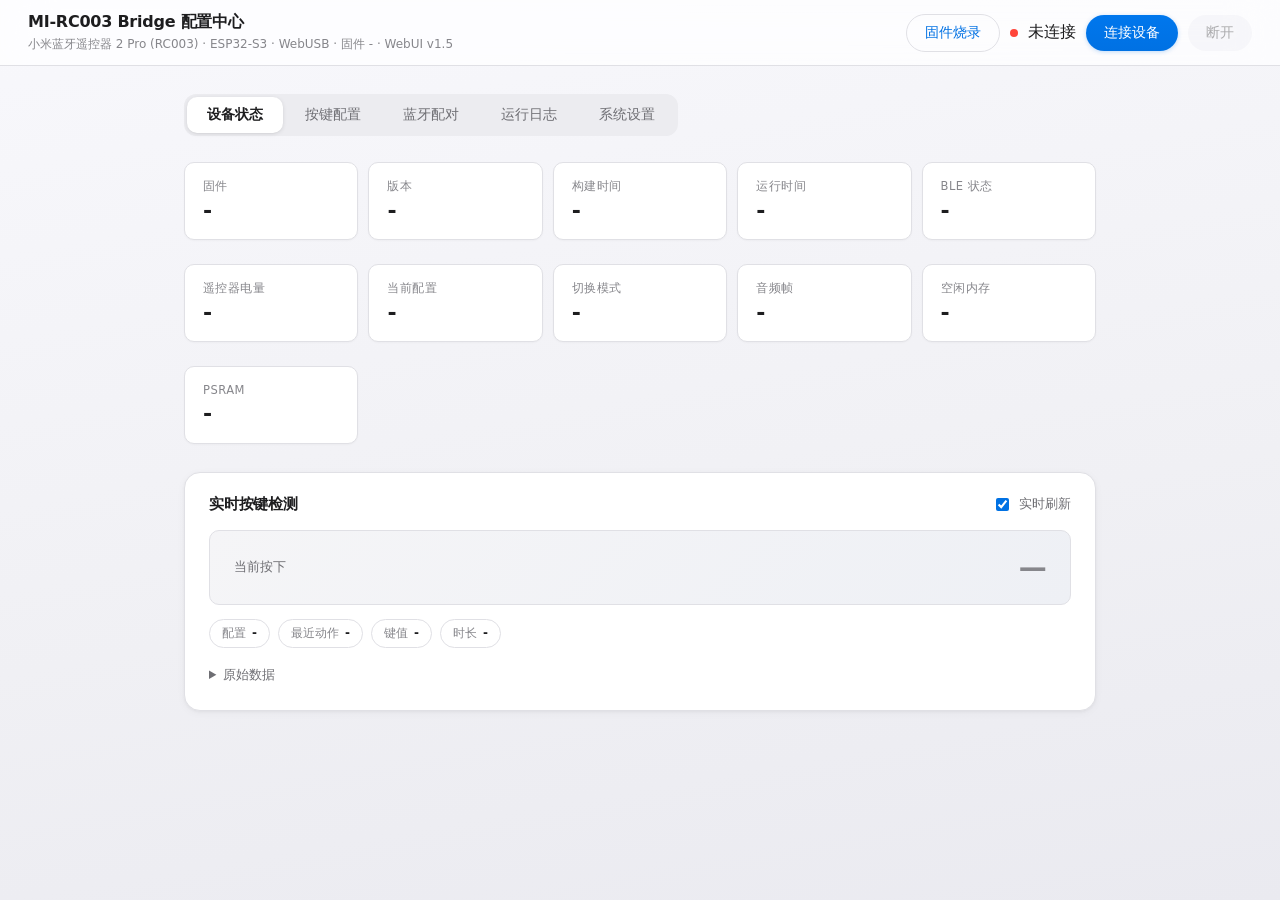
<file: webusb-config/index.html>
<!DOCTYPE html>
<html lang="zh-CN">
<head>
  <meta charset="UTF-8" />
  <meta name="viewport" content="width=device-width, initial-scale=1.0" />
  <meta name="theme-color" content="#fbfbfd" />
  <title>MI-RC003 Bridge - WebUSB 配置中心</title>
  <link rel="stylesheet" href="assets/style.css?v=40" />
</head>
<body>
  <header class="topbar">
    <div class="brand">
      <div>
        <h1>MI-RC003 Bridge 配置中心</h1>
        <p class="subtitle">小米蓝牙遥控器 2 Pro (RC003) · ESP32-S3 · WebUSB · <span id="hdr-version">固件 -</span> · <span id="webui-version">WebUI -</span></p>
      </div>
    </div>
    <div class="conn">
      <a class="btn link" href="flash/">固件烧录</a>
      <span id="conn-dot" class="dot"></span>
      <span id="conn-text">未连接</span>
      <button id="btn-connect" class="btn primary">连接设备</button>
      <button id="btn-disconnect" class="btn" disabled>断开</button>
    </div>
  </header>

  <main>
    <section id="unsupported" class="card warn hidden">
      当前浏览器不支持 WebUSB。请使用桌面版 Chrome / Edge（Android 版 Chrome 不支持 WebUSB）。
    </section>

    <nav class="tabs">
      <button class="tab active" data-tab="status">设备状态</button>
      <button class="tab" data-tab="keymap">按键配置</button>
      <button class="tab" data-tab="ble">蓝牙配对</button>
      <button class="tab" data-tab="logs">运行日志</button>
      <button class="tab" data-tab="system">系统设置</button>
    </nav>

    <!-- ================= 状态 ================= -->
    <section class="panel active" id="panel-status">
      <div class="grid stats">
        <div class="card stat"><span class="label">固件</span><span id="st-firmware" class="value">-</span></div>
        <div class="card stat"><span class="label">版本</span><span id="st-version" class="value">-</span></div>
        <div class="card stat"><span class="label">构建时间</span><span id="st-build" class="value">-</span></div>
        <div class="card stat"><span class="label">运行时间</span><span id="st-uptime" class="value">-</span></div>
        <div class="card stat"><span class="label">BLE 状态</span><span id="st-ble" class="value">-</span></div>
        <div class="card stat"><span class="label">遥控器电量</span><span id="st-battery" class="value">-</span></div>
        <div class="card stat"><span class="label">当前配置</span><span id="st-layer" class="value">-</span></div>
        <div class="card stat"><span class="label">切换模式</span><span id="st-switch" class="value">-</span></div>
        <div class="card stat"><span class="label">音频帧</span><span id="st-frames" class="value">-</span></div>
        <div class="card stat"><span class="label">空闲内存</span><span id="st-heap" class="value">-</span></div>
        <div class="card stat"><span class="label">PSRAM</span><span id="st-psram" class="value">-</span></div>
      </div>
      <div class="card">
        <div class="card-head">
          <h3>实时按键检测</h3>
          <label class="check"><input type="checkbox" id="telemetry-live" checked /> 实时刷新</label>
        </div>
        <div class="live-key">
          <span class="live-label">当前按下</span>
          <span id="live-key-name" class="live-value">—</span>
        </div>
        <div class="live-meta">
          <span class="chip">配置 <b id="live-layer">-</b></span>
          <span class="chip">最近动作 <b id="live-action">-</b></span>
          <span class="chip">键值 <b id="live-codes">-</b></span>
          <span class="chip">时长 <b id="live-duration">-</b></span>
        </div>
        <details class="live-raw">
          <summary>原始数据</summary>
          <pre id="telemetry" class="code">-</pre>
        </details>
      </div>
    </section>

    <!-- ================= 按键配置 ================= -->
    <section class="panel" id="panel-keymap">
      <div class="card">
        <div class="card-head">
          <h3>配置方案</h3>
          <div class="row">
            <button id="btn-keymap-activate" class="btn small">设为当前配置</button>
            <button id="btn-switch-open" class="btn small">配置切换模式…</button>
            <button id="btn-keymap-refresh" class="btn small">读取</button>
            <button id="btn-keymap-save" class="btn small primary">保存到设备</button>
            <button id="btn-keymap-reset" class="btn small danger">恢复出厂</button>
          </div>
        </div>
        <div id="layer-tabs" class="layer-tabs"></div>
        <p class="hint">各配置方案的按键映射相互独立：只有在当前配置里设置过的按键才会生效。若想让某个手势沿用默认配置，把该动作设为「穿透继承」。<br />将鼠标悬停在按键上可查看当前映射；配置标签前的圆点显示该配置的指示灯颜色，发光圆点表示设备当前生效的配置，点击标签会同时切换设备。</p>
      </div>
      <div id="keymap-grid" class="keymap-grid"></div>
      <p class="remote-info" id="remote-info">将鼠标移到按键上查看映射</p>
    </section>

    <!-- ================= 蓝牙 ================= -->
    <section class="panel" id="panel-ble">
      <div class="card">
        <div class="card-head">
          <h3>已绑定遥控器</h3>
          <div class="row">
            <button id="btn-ble-info" class="btn small">刷新</button>
            <button id="btn-ble-unpair" class="btn small danger">解除绑定</button>
            <button id="btn-ble-reconnect" class="btn small">重新连接</button>
          </div>
        </div>
        <pre id="ble-info" class="code">-</pre>
      </div>
      <div class="card">
        <div class="card-head">
          <h3>扫描附近设备</h3>
          <button id="btn-ble-scan" class="btn small primary">扫描</button>
        </div>
        <p class="hint">拿起遥控器，同时按住「主页键 + 菜单键」3 秒，待指示灯快闪进入配对广播后点击扫描。</p>
        <div class="table-wrap">
          <table id="ble-table">
            <thead><tr><th>名称</th><th>MAC</th><th>RSSI</th><th></th></tr></thead>
            <tbody></tbody>
          </table>
        </div>
      </div>
    </section>

    <!-- ================= 日志 ================= -->
    <section class="panel" id="panel-logs">
      <div class="card">
        <div class="card-head">
          <h3>设备日志</h3>
          <div class="row">
            <label class="check"><input type="checkbox" id="log-auto" checked /> 自动刷新</label>
            <button id="btn-logs-refresh" class="btn small">刷新</button>
            <button id="btn-logs-clear" class="btn small danger">清空</button>
          </div>
        </div>
        <pre id="log-view" class="code log-view"></pre>
      </div>
    </section>

    <!-- ================= 系统 ================= -->
    <section class="panel" id="panel-system">
      <div class="card">
        <h3>设备信息</h3>
        <pre id="device-info" class="code">-</pre>
      </div>
      <div class="card">
        <h3>操作</h3>
        <div class="row">
          <button id="btn-restart" class="btn">重启设备</button>
          <button id="btn-nvs-reset" class="btn danger">恢复出厂设置 (清空 NVS)</button>
        </div>
        <p class="hint">恢复出厂设置会清除按键映射与蓝牙绑定信息，设备将自动重启。</p>
      </div>
      <div class="card">
        <h3>原始配置 (JSON)</h3>
        <p class="hint">可在此直接导入 / 导出完整多配置方案。</p>
        <textarea id="raw-json" class="raw" spellcheck="false"></textarea>
        <div class="row">
          <button id="btn-json-load" class="btn small">从设备读取</button>
          <button id="btn-json-apply" class="btn small primary">写入设备</button>
        </div>
      </div>
    </section>
  </main>

  <!-- 按键编辑弹窗 -->
  <div id="modal" class="modal hidden">
    <div class="modal-box">
      <div class="card-head">
        <h3 id="modal-title">按键配置</h3>
        <button id="modal-close" class="btn small">关闭</button>
      </div>
      <div id="modal-body"></div>
      <div class="row end">
        <button id="modal-clear" class="btn small danger">清除此键</button>
        <button id="modal-cancel" class="btn small">取消</button>
        <button id="modal-apply" class="btn small primary">应用</button>
      </div>
    </div>
  </div>

  <div id="toast" class="toast hidden"></div>

  <!-- 配置切换模式弹窗 -->
  <div id="switch-modal" class="modal hidden">
    <div class="modal-box">
      <div class="card-head">
        <h3>配置切换模式</h3>
        <button id="switch-modal-close" class="btn small">关闭</button>
      </div>
      <p class="hint">
        长按「电视键」进入配置切换模式（短按仍为 F8）；也可在按键配置中把任意按键的动作设为「进入配置切换模式」。<br />
        进入后指示灯以当前配置颜色呼吸闪烁：按「确定键」切换回默认配置，按方向键切换到对应配置并自动退出；再次按「当前配置中绑定为进入切换模式」的按键退出（仅当前配置的绑定有效），「返回键」始终可退出，电视键仅在「连按 5 次进入」或「当前配置绑定为切换键」时可退出，约 5 秒无操作自动退出。<br />
        若当前配置未设置切换按键，可快速连按「电视键」5 次进入切换模式；进入后 2 秒内忽略电视键，避免连按尾键立即退出。<br />
        「确定键」固定为默认配置，不可修改；下方仅可修改四个方向键对应的配置。
      </p>
      <div id="switch-map" class="switch-map"></div>
      <div class="row end">
        <button id="switch-modal-cancel" class="btn small">取消</button>
        <button id="switch-modal-apply" class="btn small primary">应用</button>
      </div>
    </div>
  </div>

  <script src="assets/mi-rc003.js?v=9"></script>
  <script src="assets/app.js?v=55"></script>
</body>
</html>
</file>
<file: webusb-config/assets/style.css>
:root {
  color-scheme: light;
  /* Apple / Xiaomi inspired light palette – refined */
  --bg: #f0f0f4;
  --bg-grad: #f8f8fc;
  --surface: #ffffff;
  --surface-2: #f5f5f7;
  --surface-3: #ececf0;
  --border: #e0e0e5;
  --border-strong: #cdced4;
  --text: #1d1d1f;
  --text-2: #6e6e73;
  --text-3: #86868b;
  --accent: #0071e3;
  --accent-hover: #0077ed;
  --accent-deep: #0055b3;
  --accent-soft: rgba(0, 113, 227, 0.08);
  --accent-glow: rgba(0, 113, 227, 0.18);
  --green: #30d158;
  --green-deep: #28a745;
  --red: #ff453a;
  --red-soft: rgba(255, 69, 58, 0.08);
  --orange: #ff9f0a;
  --yellow: #ffd60a;
  --shadow-xs: 0 1px 2px rgba(0, 0, 0, 0.03);
  --shadow-sm: 0 1px 3px rgba(0, 0, 0, 0.04), 0 2px 8px rgba(0, 0, 0, 0.04);
  --shadow-md: 0 4px 12px rgba(0, 0, 0, 0.06), 0 1px 3px rgba(0, 0, 0, 0.04);
  --shadow-lg: 0 8px 30px rgba(0, 0, 0, 0.08), 0 2px 8px rgba(0, 0, 0, 0.04);
  --shadow-xl: 0 20px 60px rgba(0, 0, 0, 0.1), 0 4px 16px rgba(0, 0, 0, 0.06);
  --radius: 16px;
  --radius-sm: 10px;
  --radius-xs: 8px;
}

* { box-sizing: border-box; }

html { scroll-behavior: smooth; }

body {
  margin: 0;
  font-family: -apple-system, BlinkMacSystemFont, "SF Pro Text", "SF Pro Display",
    "PingFang SC", "Helvetica Neue", "Microsoft YaHei", system-ui, sans-serif;
  background: linear-gradient(170deg, var(--bg-grad) 0%, var(--bg) 60%, #eaeaf0 100%);
  color: var(--text);
  min-height: 100vh;
  -webkit-font-smoothing: antialiased;
  text-rendering: optimizeLegibility;
}

h1, h2, h3 { margin: 0; font-weight: 600; letter-spacing: -0.015em; }

/* ----------------------------- top bar ----------------------------- */
.topbar {
  display: flex;
  align-items: center;
  justify-content: space-between;
  gap: 16px;
  padding: 12px 28px;
  background: rgba(255, 255, 255, 0.72);
  border-bottom: 1px solid var(--border);
  position: sticky;
  top: 0;
  backdrop-filter: saturate(180%) blur(24px);
  -webkit-backdrop-filter: saturate(180%) blur(24px);
  z-index: 20;
  flex-wrap: wrap;
}

.brand { display: flex; align-items: center; gap: 14px; }
h1 { font-size: 16px; font-weight: 600; }
.subtitle { margin: 3px 0 0; color: var(--text-3); font-size: 12px; }

.conn { display: flex; align-items: center; gap: 10px; }
.dot {
  width: 8px; height: 8px; border-radius: 50%;
  background: var(--red);
  transition: background 0.3s ease, box-shadow 0.3s ease;
  box-shadow: 0 0 0 0 transparent;
}
.dot.on {
  background: var(--green);
  box-shadow: 0 0 0 3px rgba(48, 209, 88, 0.25), 0 0 8px rgba(48, 209, 88, 0.15);
  animation: dot-pulse 2s ease-in-out infinite;
}
@keyframes dot-pulse {
  0%, 100% { box-shadow: 0 0 0 3px rgba(48, 209, 88, 0.25), 0 0 8px rgba(48, 209, 88, 0.15); }
  50% { box-shadow: 0 0 0 5px rgba(48, 209, 88, 0.12), 0 0 12px rgba(48, 209, 88, 0.08); }
}

main { max-width: 960px; margin: 0 auto; padding: 28px 24px 100px; }

/* ----------------------------- tabs (segmented) ----------------------------- */
.tabs {
  display: inline-flex;
  gap: 2px;
  margin: 0 0 26px;
  padding: 3px;
  border-radius: 12px;
  background: var(--surface-3);
  flex-wrap: wrap;
}
.tab {
  background: transparent;
  color: var(--text-2);
  border: none;
  padding: 9px 20px;
  border-radius: 10px;
  cursor: pointer;
  font-size: 13.5px;
  font-weight: 500;
  transition: all 0.2s ease;
  position: relative;
}
.tab:hover { color: var(--text); background: rgba(255, 255, 255, 0.4); }
.tab.active {
  background: #fff;
  color: var(--text);
  box-shadow: 0 1px 4px rgba(0, 0, 0, 0.1), 0 0.5px 1px rgba(0, 0, 0, 0.04);
  font-weight: 600;
}

.panel { display: none; }
.panel.active { display: block; animation: panel-in 0.3s ease; }
@keyframes panel-in {
  from { opacity: 0; transform: translateY(8px); }
  to { opacity: 1; transform: translateY(0); }
}

/* ----------------------------- cards ----------------------------- */
.card {
  background: var(--surface);
  border: 1px solid var(--border);
  border-radius: var(--radius);
  padding: 22px 24px;
  margin-bottom: 14px;
  box-shadow: var(--shadow-sm);
  transition: box-shadow 0.2s ease;
}
.card:hover { box-shadow: var(--shadow-md); }
.card.warn {
  border-color: var(--yellow);
  background: linear-gradient(135deg, #fffef5 0%, #fffbe6 100%);
  color: #6b5000;
}
.card-head {
  display: flex;
  align-items: center;
  justify-content: space-between;
  gap: 12px;
  margin-bottom: 16px;
  flex-wrap: wrap;
}
.card-head h3 { font-size: 15px; font-weight: 600; }

/* ----------------------------- stats ----------------------------- */
.grid { display: grid; gap: 10px; }
.stats {
  grid-template-columns: repeat(auto-fill, minmax(155px, 1fr));
  margin-bottom: 14px;
}
.stat {
  display: flex;
  flex-direction: column;
  gap: 5px;
  padding: 16px 18px;
  border-radius: var(--radius-sm);
  background: var(--surface);
  border: 1px solid var(--border);
  box-shadow: var(--shadow-xs);
  transition: transform 0.2s ease, box-shadow 0.2s ease;
}
.stat:hover {
  transform: translateY(-2px);
  box-shadow: var(--shadow-md);
}
.stat .label { color: var(--text-3); font-size: 11.5px; font-weight: 500; text-transform: uppercase; letter-spacing: 0.04em; }
.stat .value { font-size: 22px; font-weight: 700; letter-spacing: -0.025em; line-height: 1.1; }
.stat .value.on { color: var(--accent); }

/* ----------------------------- buttons ----------------------------- */
.btn {
  background: var(--surface-3);
  color: var(--text);
  border: none;
  border-radius: 980px;
  padding: 9px 18px;
  cursor: pointer;
  font-size: 13.5px;
  font-weight: 500;
  font-family: inherit;
  transition: all 0.18s ease;
  position: relative;
  overflow: hidden;
}
.btn:hover:not(:disabled) { background: #dddde2; transform: translateY(-0.5px); }
.btn:active:not(:disabled) { transform: scale(0.97); }
.btn:focus-visible { outline: 3px solid var(--accent-glow); outline-offset: 2px; }
.btn:disabled { opacity: 0.36; cursor: not-allowed; }
.btn.small { padding: 7px 14px; font-size: 13px; }
.btn.primary {
  background: linear-gradient(180deg, var(--accent-hover) 0%, var(--accent) 100%);
  color: #fff;
  box-shadow: 0 1px 4px rgba(0, 113, 227, 0.25);
}
.btn.primary:hover:not(:disabled) {
  background: linear-gradient(180deg, #3399ff 0%, var(--accent-hover) 100%);
  box-shadow: 0 2px 8px rgba(0, 113, 227, 0.3);
}
.btn.danger { background: var(--red-soft); color: var(--red); }
.btn.danger:hover:not(:disabled) { background: #ffe0de; }
a.btn.link {
  display: inline-flex;
  align-items: center;
  gap: 6px;
  text-decoration: none;
  background: transparent;
  border: 1px solid var(--border);
  color: var(--accent);
}
a.btn.link:hover { background: var(--accent-soft); border-color: rgba(0, 113, 227, 0.2); }
.row { display: flex; gap: 10px; align-items: center; flex-wrap: wrap; }
.row.end { justify-content: flex-end; margin-top: 16px; }
.hint { color: var(--text-2); font-size: 13px; margin: 8px 0 0; line-height: 1.6; }

/* ----------------------------- code ----------------------------- */
.code {
  background: var(--surface-2);
  border: 1px solid var(--border);
  border-radius: var(--radius-sm);
  padding: 14px 16px;
  font-family: "SF Mono", "Cascadia Code", Menlo, Consolas, monospace;
  font-size: 12px;
  line-height: 1.7;
  color: var(--text);
  overflow: auto;
  max-height: 260px;
  white-space: pre-wrap;
  word-break: break-word;
  margin: 0;
}
.log-view { max-height: 460px; }

/* ----------------------------- live key ----------------------------- */
.live-key {
  display: flex;
  align-items: center;
  justify-content: space-between;
  gap: 14px;
  padding: 20px 24px;
  margin-bottom: 14px;
  border-radius: var(--radius-sm);
  background: linear-gradient(135deg, var(--surface-2) 0%, #eef0f5 100%);
  border: 1px solid var(--border);
}
.live-key .live-label { color: var(--text-2); font-size: 13px; font-weight: 500; }
.live-key .live-value {
  font-size: 28px;
  font-weight: 700;
  letter-spacing: -0.03em;
  color: var(--text-3);
  transition: color 0.15s ease;
}
.live-key .live-value.active { color: var(--accent); }

/* ----------------------------- layer tabs ----------------------------- */
.layer-tabs { display: flex; gap: 8px; flex-wrap: wrap; margin-bottom: 16px; }
.layer-tab {
  display: inline-flex;
  align-items: center;
  justify-content: center;
  gap: 8px;
  padding: 8px 16px;
  border-radius: 980px;
  border: 1px solid var(--border-strong);
  background: var(--surface);
  color: var(--text-2);
  cursor: pointer;
  font-size: 13px;
  font-weight: 500;
  line-height: 1;
  white-space: nowrap;
  transition: all 0.18s ease;
}
.layer-tab:hover { border-color: var(--accent); color: var(--text); }
.layer-tab.active {
  background: var(--text);
  border-color: var(--text);
  color: #fff;
  box-shadow: 0 2px 8px rgba(0, 0, 0, 0.15);
}

/* ----------------------------- switch map ----------------------------- */
.switch-map {
  display: grid;
  grid-template-columns: repeat(auto-fill, minmax(220px, 1fr));
  gap: 10px;
  margin-top: 16px;
}
.switch-row {
  display: flex;
  align-items: center;
  justify-content: space-between;
  gap: 10px;
  padding: 10px 14px;
  border: 1px solid var(--border-strong);
  border-radius: 12px;
  background: var(--surface);
}
.switch-row .switch-key {
  font-size: 14px;
  font-weight: 500;
  color: var(--text);
}
.switch-row.locked { background: var(--bg); }
.switch-row.locked .switch-key { color: var(--text-2); }
.switch-picker { position: relative; flex: 0 0 auto; }
.switch-picker-btn {
  display: inline-flex;
  align-items: center;
  gap: 8px;
  min-width: 132px;
  padding: 7px 10px;
  border-radius: 8px;
  border: 1px solid var(--border-strong);
  background: var(--surface);
  color: var(--text);
  font-size: 13px;
  cursor: pointer;
  transition: border-color 0.15s ease;
}
.switch-picker-btn:hover:not(:disabled) { border-color: var(--accent); }
.switch-picker-btn:disabled { cursor: default; opacity: 0.7; }
.switch-picker-name { flex: 1; text-align: left; }
.switch-caret { color: var(--text-3); font-size: 10px; }
.switch-dot {
  width: 10px;
  height: 10px;
  border-radius: 50%;
  flex: 0 0 auto;
  box-shadow: inset 0 0 0 1px rgba(0, 0, 0, 0.12);
}
.switch-picker-menu {
  position: absolute;
  top: calc(100% + 4px);
  right: 0;
  z-index: 30;
  min-width: 100%;
  padding: 4px;
  border-radius: 10px;
  border: 1px solid var(--border-strong);
  background: var(--surface);
  box-shadow: 0 8px 24px rgba(0, 0, 0, 0.16);
  display: flex;
  flex-direction: column;
  gap: 2px;
}
.switch-picker-menu.hidden { display: none; }
.switch-picker-item {
  display: flex;
  align-items: center;
  gap: 8px;
  padding: 7px 10px;
  border: none;
  border-radius: 7px;
  background: transparent;
  color: var(--text);
  font-size: 13px;
  text-align: left;
  cursor: pointer;
  white-space: nowrap;
}
.switch-picker-item:hover { background: var(--bg); }
.switch-picker-item.active {
  background: rgba(0, 113, 227, 0.12);
  color: var(--accent);
  font-weight: 600;
}

/* ----------------------------- remote (Xiaomi RC003) ----------------------------- */
.remote {
  position: relative;
  width: min(154px, 62vw);
  margin: 0 auto;
  padding: 30px 20px 36px;
  display: flex;
  flex-direction: column;
  align-items: center;
  border: none;
  border-radius: 30px;
  /* Clean, brighter silver/aluminum body */
  background: linear-gradient(145deg, #eeedea 0%, #e4e2de 50%, #d8d6d1 100%);
  box-shadow:
    0 18px 40px rgba(0, 0, 0, 0.12),
    0 4px 12px rgba(0, 0, 0, 0.06);
}
/* Top-light sheen */
.remote::after {
  content: "";
  position: absolute;
  inset: 0;
  border-radius: 30px;
  background: linear-gradient(180deg, rgba(255, 255, 255, 0.12) 0%, transparent 30%);
  pointer-events: none;
}

.remote-top {
  width: 100%;
  display: flex;
  justify-content: space-between;
  margin-bottom: 24px;
}

/* Power & Mic: flat circles on silver body */
.utility {
  display: grid;
  place-items: center;
  background: #d3d0ca;
  color: #4a4a4a;
  border: none;
  cursor: pointer;
  font-family: inherit;
  transition: background 0.18s ease, color 0.18s ease, transform 0.18s ease;
  width: 40px;
  height: 40px;
  border-radius: 50%;
}
.utility svg {
  width: 17px; height: 17px; fill: none;
  stroke: currentColor; stroke-width: 2; stroke-linecap: round; stroke-linejoin: round;
}
.utility:hover {
  background: #c5c1bb;
  color: #2a2a2a;
}
.utility:active {
  background: #b7b3ad;
  transform: scale(0.96);
}

/* Dark charcoal buttons (back, home, menu, TV, volume) — flat */
.round, .volume button {
  display: grid;
  place-items: center;
  background: #2b2c2f;
  color: #8e8f91;
  border: none;
  cursor: pointer;
  font-family: inherit;
  transition: background 0.18s ease, color 0.18s ease, transform 0.18s ease;
}
.round svg {
  width: 19px; height: 19px; fill: none;
  stroke: currentColor; stroke-width: 1.8; stroke-linecap: round; stroke-linejoin: round;
}
.round:hover, .volume button:hover {
  background: #3a3c40;
  color: #c0c1c4;
}
.round:active, .volume button:active {
  background: #212225;
  transform: scale(0.96);
}

/* D-pad: colored-ring style with icons */
.dpad {
  --ring: 28px;
  position: relative;
  width: 100%;
  aspect-ratio: 1;
  margin: 0 0 26px;
}
.arc {
  position: absolute;
  inset: 0;
  border-radius: 50%;
  border: var(--ring) solid transparent;
  background: transparent;
  cursor: pointer;
  color: #3a3b3e;
  transition: color 0.2s ease, filter 0.2s ease;
}
.arc.up    { border-top-color: currentColor; clip-path: polygon(0 0, 100% 0, 50% 50%); }
.arc.right { border-right-color: currentColor; clip-path: polygon(100% 0, 100% 100%, 50% 50%); }
.arc.down  { border-bottom-color: currentColor; clip-path: polygon(0 100%, 100% 100%, 50% 50%); }
.arc.left  { border-left-color: currentColor; clip-path: polygon(0 0, 0 100%, 50% 50%); }
.arc:hover {
  color: #56585d;
  filter: brightness(1.15);
}
.arc:active {
  color: #6b6d73;
  filter: brightness(1.25);
}
/* Direction arrow icons centered on each ring band */
.arc svg {
  position: absolute;
  width: 13px; height: 13px;
  fill: #fff;
  opacity: 0.85;
  filter: drop-shadow(0 1px 2px rgba(0, 0, 0, 0.3));
  transition: opacity 0.2s ease, transform 0.2s ease;
}
.arc:hover svg { opacity: 1; transform: scale(1.15); }
.arc.up svg    { top: calc(-1 * var(--ring) / 2); left: 50%; transform: translate(-50%, -50%); }
.arc.down svg  { bottom: calc(-1 * var(--ring) / 2); left: 50%; transform: translate(-50%, 50%); }
.arc.left svg  { left: calc(-1 * var(--ring) / 2); top: 50%; transform: translate(-50%, -50%); }
.arc.right svg { right: calc(-1 * var(--ring) / 2); top: 50%; transform: translate(50%, -50%); }
.arc.up:hover svg    { transform: translate(-50%, -50%) scale(1.15); }
.arc.down:hover svg  { transform: translate(-50%, 50%) scale(1.15); }
.arc.left:hover svg  { transform: translate(-50%, -50%) scale(1.15); }
.arc.right:hover svg { transform: translate(50%, -50%) scale(1.15); }

/* OK center button */
.dp.ok {
  position: absolute;
  top: 50%;
  left: 50%;
  width: 54%;
  height: 54%;
  transform: translate(-50%, -50%);
  background: linear-gradient(180deg, #43444a 0%, #333438 100%);
  border: 1.5px solid rgba(255, 255, 255, 0.65);
  border-radius: 50%;
  color: #c8c9cc;
  cursor: pointer;
  box-shadow:
    0 4px 12px rgba(0, 0, 0, 0.2),
    inset 0 1px 0 rgba(255, 255, 255, 0.08);
  transition: all 0.18s ease;
}
.dp.ok:hover {
  background: linear-gradient(180deg, #4f5056 0%, #3e3f44 100%);
  color: #fff;
  transform: translate(-50%, -50%) scale(1.03);
  box-shadow: 0 6px 16px rgba(0, 0, 0, 0.25), inset 0 1px 0 rgba(255, 255, 255, 0.1);
}
.dp.ok:active { transform: translate(-50%, -50%) scale(0.96); }

.remote-controls {
  width: 100%;
  display: grid;
  grid-template-columns: 1fr 1fr;
  gap: 12px 10px;
  justify-items: start;
  align-items: center;
}
.remote-controls .volume,
.remote-controls .round.tv { justify-self: end; }
.round { width: 46px; height: 46px; border-radius: 50%; }
.round.back svg { width: 21px; }
.round.home svg, .round.menu svg { width: 19px; }
.round.tv { font-size: 10px; font-weight: 700; }
.round.tv span {
  display: inline-flex;
  align-items: center;
  justify-content: center;
  min-width: 21px;
  height: 15px;
  padding: 0 3px;
  border: 1.5px solid currentColor;
  border-radius: 4px;
  line-height: 1;
}
.volume {
  width: 46px;
  grid-row: span 2;
  align-self: stretch;
  overflow: hidden;
  display: grid;
  grid-template-rows: 1fr 1fr;
  border-radius: 23px;
  border: none;
  background: #2b2c2f;
}
.volume button { border-radius: 0; border: none; font-size: 20px; font-weight: 200; }
.volume button:first-child { border-bottom: 1px solid #3a3b3e; }

.remote-info {
  text-align: center;
  color: var(--text-2);
  font-size: 13px;
  margin: 16px 0 0;
  min-height: 20px;
}
.remote-info b { color: var(--text); font-weight: 600; }

/* ----------------------------- tables ----------------------------- */
table { width: 100%; border-collapse: collapse; font-size: 13px; }
th, td { text-align: left; padding: 11px 10px; border-bottom: 1px solid var(--border); }
th { color: var(--text-3); font-weight: 500; font-size: 12px; text-transform: uppercase; letter-spacing: 0.04em; }
tbody tr { transition: background 0.12s ease; }
tbody tr:hover { background: var(--surface-2); }
tbody tr:last-child td { border-bottom: none; }
.table-wrap { overflow: auto; max-height: 320px; }

/* ----------------------------- modal ----------------------------- */
.modal {
  position: fixed;
  inset: 0;
  background: rgba(0, 0, 0, 0.4);
  backdrop-filter: blur(8px);
  -webkit-backdrop-filter: blur(8px);
  display: flex;
  align-items: center;
  justify-content: center;
  z-index: 40;
  padding: 20px;
  animation: modal-bg-in 0.2s ease;
}
@keyframes modal-bg-in { from { opacity: 0; } }
.modal.hidden, .hidden { display: none !important; }
.modal-box {
  width: min(1080px, 100%);
  max-height: 88vh;
  overflow: auto;
  background: var(--surface);
  border: 1px solid var(--border);
  border-radius: 20px;
  padding: 26px;
  box-shadow: var(--shadow-xl);
  animation: modal-box-in 0.25s ease;
}
@keyframes modal-box-in {
  from { opacity: 0; transform: scale(0.96) translateY(8px); }
  to { opacity: 1; transform: scale(1) translateY(0); }
}

/* ----------------------------- forms ----------------------------- */
.field { margin: 12px 0; }
.field label { display: block; color: var(--text-2); font-size: 12px; font-weight: 500; margin-bottom: 6px; }
input[type="text"], input[type="number"], select, textarea {
  width: 100%;
  background: var(--surface-2);
  border: 1px solid var(--border-strong);
  color: var(--text);
  border-radius: var(--radius-xs);
  padding: 10px 12px;
  font-size: 14px;
  font-family: inherit;
  transition: border-color 0.18s ease, box-shadow 0.18s ease, background 0.18s ease;
}
input:focus, select:focus, textarea:focus {
  outline: none;
  background: #fff;
  border-color: var(--accent);
  box-shadow: 0 0 0 3px var(--accent-glow);
}
textarea.raw { min-height: 220px; font-family: "SF Mono", "Cascadia Code", Menlo, Consolas, monospace; font-size: 12px; }
.check { display: inline-flex; align-items: center; gap: 7px; color: var(--text-2); font-size: 13px; cursor: pointer; }
.check input { width: auto; accent-color: var(--accent); }
.mods { display: flex; flex-wrap: wrap; gap: 8px 16px; }
.mods .check { font-size: 12px; }
.action-block {
  border: 1px solid var(--border);
  border-radius: var(--radius-sm);
  padding: 16px;
  margin: 12px 0;
  background: var(--surface-2);
}
.action-block h4 { margin: 0 0 10px; font-size: 13px; font-weight: 600; color: var(--text); }
.inline { display: flex; gap: 12px; flex-wrap: wrap; }
.inline > * { flex: 1; min-width: 120px; }

/* ----------------------------- toast ----------------------------- */
.toast {
  position: fixed;
  bottom: 28px;
  left: 50%;
  transform: translateX(-50%);
  background: var(--text);
  color: #fff;
  padding: 12px 24px;
  border-radius: 980px;
  z-index: 60;
  box-shadow: 0 12px 40px rgba(0, 0, 0, 0.2);
  font-size: 14px;
  font-weight: 500;
  animation: toast-in 0.25s ease;
}
@keyframes toast-in {
  from { opacity: 0; transform: translate(-50%, 12px); }
  to { opacity: 1; transform: translate(-50%, 0); }
}
.toast.error { background: var(--red); box-shadow: 0 12px 40px rgba(255, 69, 58, 0.25); }

/* ----------------------------- keymap usability ----------------------------- */
/* Per-config LED indicator: the dot mirrors each layer's own led_color */
.layer-tab::before {
  content: "";
  flex: 0 0 auto;
  width: 8px; height: 8px;
  border-radius: 50%;
  background: var(--layer-color, var(--green));
  box-shadow: inset 0 0 0 1px rgba(0, 0, 0, 0.14);
  transition: box-shadow 0.18s ease, transform 0.18s ease;
}
.layer-tab.device-active { color: var(--text); }
.layer-tab.device-active::before {
  transform: scale(1.15);
  box-shadow:
    inset 0 0 0 1px rgba(0, 0, 0, 0.14),
    0 0 0 3px rgba(0, 0, 0, 0.05),
    0 0 9px var(--layer-color, var(--green));
}
.layer-tab.active::before { box-shadow: inset 0 0 0 1px rgba(255, 255, 255, 0.9); }
.layer-tab.active.device-active { color: #fff; }
.layer-tab.active.device-active::before {
  box-shadow:
    inset 0 0 0 1px rgba(255, 255, 255, 0.9),
    0 0 10px var(--layer-color, var(--green));
}



/* ----------------------------- live key status ----------------------------- */
.live-meta { display: flex; flex-wrap: wrap; gap: 8px; margin: 0 0 14px; }
.live-meta .chip {
  display: inline-flex;
  align-items: center;
  gap: 6px;
  padding: 5px 12px;
  border-radius: 980px;
  background: var(--surface);
  border: 1px solid var(--border);
  font-size: 12px;
  color: var(--text-3);
}
.live-meta .chip b { color: var(--text); font-weight: 600; }
.live-raw { margin: 0; }
.live-raw summary { cursor: pointer; color: var(--text-2); font-size: 13px; padding: 4px 0; }
.live-raw[open] summary { margin-bottom: 10px; }

.live-key .live-value.active { animation: live-pulse 0.4s ease; }
@keyframes live-pulse {
  0% { transform: scale(1); }
  40% { transform: scale(1.12); }
  100% { transform: scale(1); }
}

.utility.pressed {
  background: linear-gradient(160deg, #62d986 0%, var(--green-deep) 100%) !important;
  border-color: var(--green-deep) !important;
  color: #fff !important;
  box-shadow: 0 0 10px rgba(48, 209, 88, 0.35), 0 2px 6px rgba(0, 0, 0, 0.1) !important;
}
.round.pressed, .volume button.pressed, .dp.ok.pressed {
  background: linear-gradient(180deg, #3ddc84 0%, var(--green-deep) 100%) !important;
  border-color: var(--green-deep) !important;
  color: #fff !important;
  box-shadow: 0 0 12px rgba(48, 209, 88, 0.4), 0 2px 6px rgba(0, 0, 0, 0.12) !important;
}
.arc.pressed { color: var(--green) !important; }

/* ----------------------------- key editor ----------------------------- */
.gesture-tabs {
  display: inline-flex;
  gap: 2px;
  padding: 3px;
  border-radius: 12px;
  background: var(--surface-3);
  margin-bottom: 14px;
}
.gesture-tab {
  border: none;
  background: transparent;
  color: var(--text-2);
  padding: 7px 18px;
  border-radius: 10px;
  cursor: pointer;
  font-size: 13px;
  font-weight: 500;
  font-family: inherit;
  transition: all 0.18s ease;
}
.gesture-tab:hover { color: var(--text); background: rgba(255, 255, 255, 0.4); }
.gesture-tab.active { background: #fff; color: var(--text); box-shadow: 0 1px 4px rgba(0, 0, 0, 0.1); font-weight: 600; }
.gesture-tab.has-action::after {
  content: "";
  display: inline-block;
  width: 6px;
  height: 6px;
  border-radius: 50%;
  background: var(--accent);
  margin-left: 6px;
  vertical-align: middle;
}

.preset-bar {
  display: flex;
  flex-direction: column;
  gap: 8px;
  margin-bottom: 16px;
  padding: 12px 14px;
  background: var(--surface-2);
  border: 1px solid var(--border);
  border-radius: var(--radius-sm);
}
.preset-group { display: flex; align-items: center; gap: 8px; flex-wrap: wrap; }
.preset-label { color: var(--text-3); font-size: 12px; min-width: 42px; font-weight: 500; }
.preset {
  border: 1px solid var(--border-strong);
  background: var(--surface);
  color: var(--text);
  border-radius: var(--radius-xs);
  padding: 5px 11px;
  font-size: 12px;
  font-family: inherit;
  cursor: pointer;
  transition: all 0.15s ease;
}
.preset:hover {
  border-color: var(--accent);
  color: var(--accent);
  background: var(--accent-soft);
  transform: translateY(-1px);
}
.preset:active { transform: scale(0.95); }

/* ---- Visual keyboard layout ---- */
/* One 92-column grid (4 columns per key unit). Keys are placed explicitly via
   grid-row/grid-column so all clusters line up and the numpad "+"/"Enter" can
   span two rows. The grid keeps a min width and scrolls on narrow screens. */
.kb-full {
  background: linear-gradient(180deg, var(--surface-2) 0%, #eceef3 100%);
  border: 1px solid var(--border);
  border-radius: var(--radius-sm);
  padding: 10px;
  overflow-x: auto;
  -webkit-overflow-scrolling: touch;
}
.kb-rows {
  display: grid;
  grid-template-columns: repeat(92, minmax(0, 1fr));
  grid-auto-rows: minmax(40px, 40px);
  gap: 5px 0;
  min-width: 920px;
  align-items: stretch;
}
.kb-key {
  display: flex;
  flex-direction: column;
  align-items: center;
  justify-content: center;
  gap: 1px;
  margin: 1.5px;
  height: 100%;
  min-height: 40px;
  padding: 1px 2px;
  background: linear-gradient(180deg, #ffffff 0%, #f1f1f3 100%);
  border: 1px solid #d4d4d9;
  border-bottom-color: #c2c2c8;
  border-radius: 5px;
  color: #3a3a3c;
  font-family: inherit;
  font-size: 11px;
  font-weight: 500;
  line-height: 1;
  text-align: center;
  cursor: pointer;
  overflow: hidden;
  user-select: none;
  box-shadow: 0 1px 0 rgba(0, 0, 0, 0.04);
  transition: background 0.12s ease, border-color 0.12s ease, color 0.12s ease,
    transform 0.08s ease, box-shadow 0.12s ease;
}
.kb-key:hover {
  background: linear-gradient(180deg, #eaf3ff 0%, #d8e8fd 100%);
  border-color: var(--accent);
  color: var(--accent);
  transform: translateY(-1px);
  box-shadow: 0 2px 6px rgba(0, 113, 227, 0.15);
}
.kb-key:active {
  transform: translateY(1px);
  box-shadow: none;
}
.kb-key:focus-visible {
  outline: 2px solid var(--accent);
  outline-offset: 1px;
}
.kb-key.active {
  background: linear-gradient(180deg, #3f9bff 0%, var(--accent) 100%);
  border-color: var(--accent-deep);
  color: #fff;
  box-shadow: 0 0 0 2px rgba(0, 113, 227, 0.2), 0 2px 6px rgba(0, 113, 227, 0.35);
}
.kb-key.active:hover {
  background: linear-gradient(180deg, #59aaff 0%, var(--accent-hover) 100%);
  color: #fff;
}
.kb-key .kb-key-label {
  pointer-events: none;
  min-width: 0;
  max-width: 100%;
  white-space: nowrap;
}
.kb-key .kb-key-label.long {
  font-size: 9px;
  letter-spacing: -0.03em;
}
/* Symbol keycaps: shifted glyph above the base glyph */
.kb-key .kb-leg {
  display: block;
  line-height: 1;
  pointer-events: none;
}
.kb-key .kb-leg-shift { font-size: 8.5px; opacity: 0.6; }
.kb-key .kb-leg-base { font-size: 11.5px; }

/* Inline keyboard in editor */
.kb-inline { margin-top: 6px; }
.kb-inline .kb-full {
  max-height: 320px;
  overflow-y: auto;
}
.kb-selected-name {
  color: var(--accent);
  font-weight: 600;
}

/* ----------------------------- scrollbar ----------------------------- */
::-webkit-scrollbar { width: 6px; height: 6px; }
::-webkit-scrollbar-track { background: transparent; }
::-webkit-scrollbar-thumb { background: rgba(0, 0, 0, 0.12); border-radius: 3px; }
::-webkit-scrollbar-thumb:hover { background: rgba(0, 0, 0, 0.2); }

/* ----------------------------- reduced motion ----------------------------- */
@media (prefers-reduced-motion: reduce) {
  *, *::before, *::after {
    animation-duration: 0.01ms !important;
    transition-duration: 0.01ms !important;
  }
}

/* ----------------------------- responsive ----------------------------- */
@media (max-width: 640px) {
  .topbar { padding: 10px 14px; }
  main { padding: 18px 14px 80px; }
  .remote { width: min(138px, 62vw); padding: 24px 16px 32px; border-radius: 26px; }
  .stats { grid-template-columns: repeat(auto-fill, minmax(130px, 1fr)); }
  .stat .value { font-size: 20px; }
  .kb-full { padding: 8px; }
  .kb-rows { min-width: 860px; }
}
</file>
